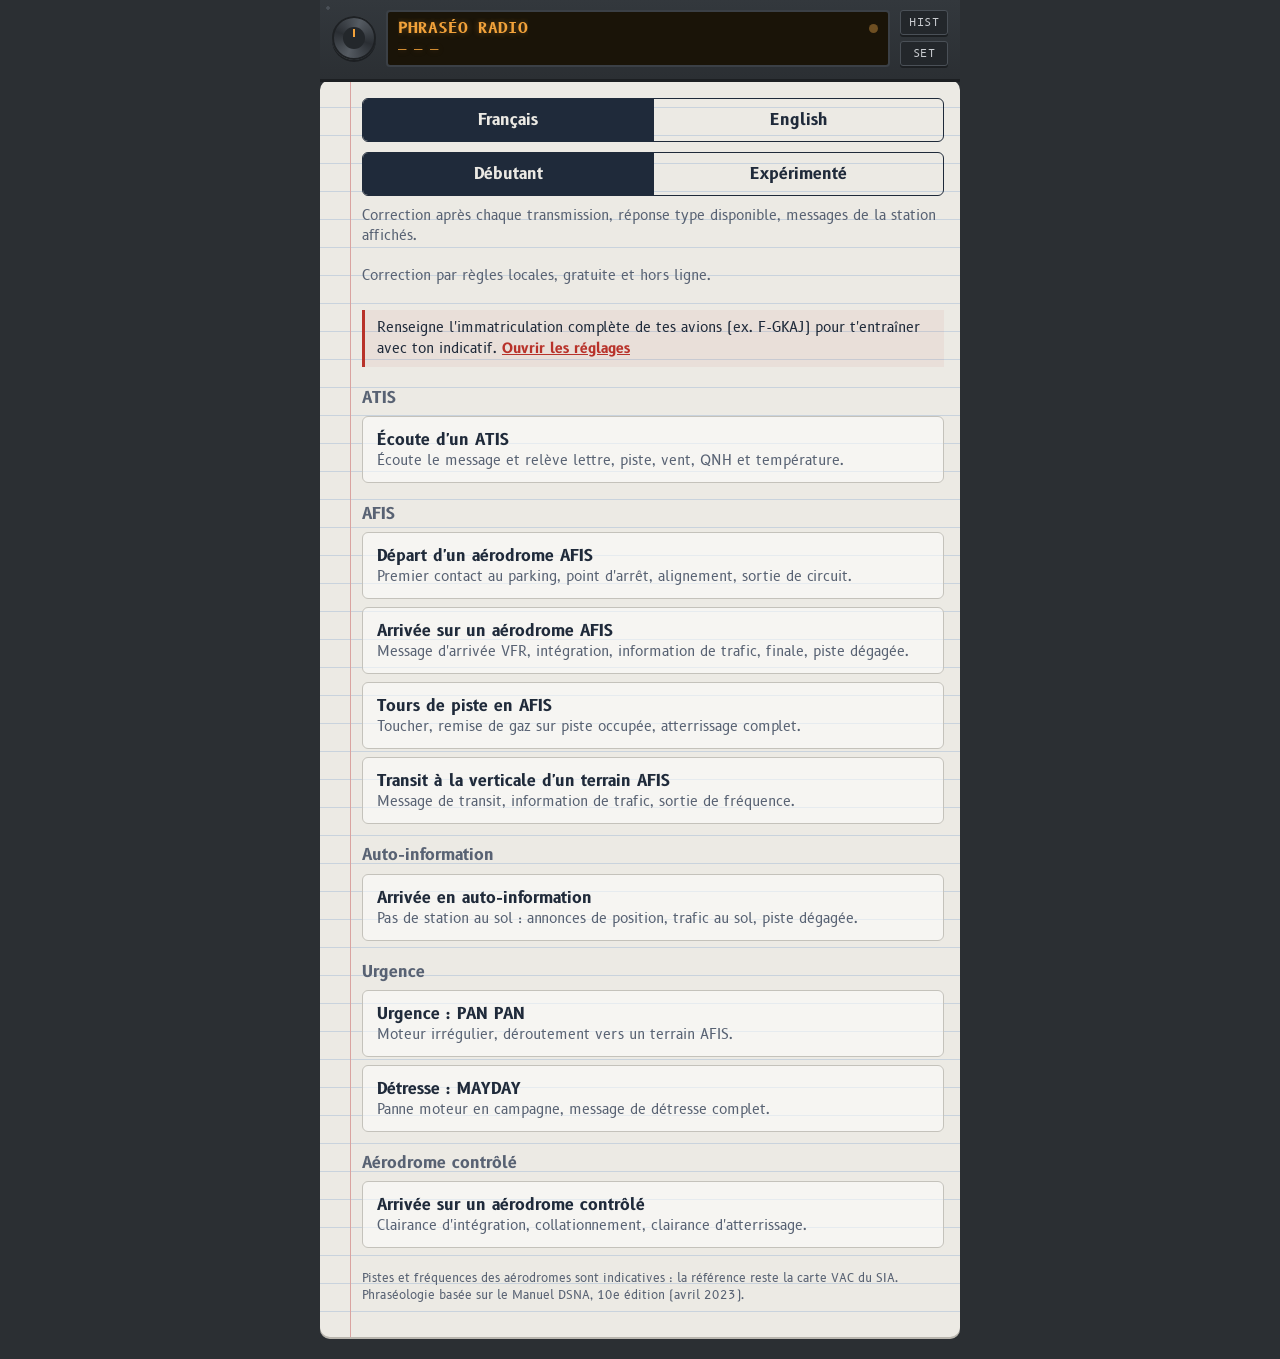
<file: index.html>
<!DOCTYPE html>
<html lang="fr">
<head>
  <meta charset="utf-8">
  <meta name="viewport" content="width=device-width, initial-scale=1, viewport-fit=cover">
  <meta name="theme-color" content="#2B2F33">
  <meta name="apple-mobile-web-app-capable" content="yes">
  <meta name="apple-mobile-web-app-status-bar-style" content="black-translucent">
  <meta name="apple-mobile-web-app-title" content="Phraséo">
  <meta name="description" content="Entraînement à la phraséologie radio VFR (ATIS, AFIS, auto-information) selon le manuel DSNA.">
  <title>Phraséo Radio</title>
  <link rel="manifest" href="manifest.webmanifest">
  <link rel="apple-touch-icon" href="apple-touch-icon.png">
  <link rel="icon" href="icon-192.png">
  <link rel="preconnect" href="https://fonts.googleapis.com">
  <link rel="preconnect" href="https://fonts.gstatic.com" crossorigin>
  <link href="https://fonts.googleapis.com/css2?family=B612:wght@400;700&family=B612+Mono:wght@400;700&display=swap" rel="stylesheet">
  <link rel="stylesheet" href="style.css">
</head>
<body>
  <div class="app">
    <!-- Façade radio : toujours visible -->
    <header class="radio" id="radio">
      <div class="radio-top">
        <button class="knob" id="btn-home" aria-label="Retour aux exercices">
          <span class="knob-face"></span>
        </button>
        <div class="lcd" id="lcd" aria-live="polite">
          <div class="lcd-row lcd-main">
            <span id="lcd-station">PHRASÉO RADIO</span>
            <span class="lamp" id="lamp" aria-hidden="true"></span>
          </div>
          <div class="lcd-row lcd-sub">
            <span id="lcd-freq">— — —</span>
            <span id="lcd-info"></span>
            <span id="lcd-qnh"></span>
          </div>
        </div>
        <div class="radio-buttons">
          <button class="hw" id="btn-history" aria-label="Historique">HIST</button>
          <button class="hw" id="btn-settings" aria-label="Réglages">SET</button>
        </div>
      </div>
    </header>

    <main id="screen"></main>
  </div>

  <template id="tpl-home">
    <section class="home">
      <div class="setup">
        <div class="seg" role="radiogroup" aria-label="Langue">
          <button data-lang="fr" role="radio">Français</button>
          <button data-lang="en" role="radio">English</button>
        </div>
        <div class="seg" role="radiogroup" aria-label="Mode">
          <button data-mode="debutant" role="radio">Débutant</button>
          <button data-mode="experimente" role="radio">Expérimenté</button>
        </div>
        <p class="mode-help" id="mode-help"></p>
        <p class="mode-help" id="engine-line"></p>
      </div>
      <div id="notices"></div>
      <div id="scenario-list"></div>
      <p class="disclaimer">Pistes et fréquences des aérodromes sont indicatives : la référence reste la carte VAC du SIA. Phraséologie basée sur le Manuel DSNA, 10e édition (avril 2023).</p>
    </section>
  </template>

  <script type="module" src="app.js"></script>
</body>
</html>
</file>
<file: style.css>
/* Phraséo Radio — façade de radio VHF en haut, planchette de genou (kneeboard) en dessous.
   Typo : B612 / B612 Mono, polices conçues pour les écrans de cockpit. */

:root {
  --panel: #2B2F33;
  --panel-edge: #1C1F22;
  --bezel: #3B4046;
  --lcd-bg: #1A1408;
  --lcd: #F2A23A;
  --lcd-dim: #6E4F22;
  --paper: #ECEAE4;
  --paper-line: #C9D3DD;
  --margin-line: #D9A3A0;
  --ink: #1F2A3A;
  --ink-soft: #586273;
  --red: #B8322A;
  --ok: #2E7448;
  --warn: #9A6A12;
  --font: 'B612', 'Avenir Next', 'Segoe UI', system-ui, sans-serif;
  --mono: 'B612 Mono', 'SF Mono', Menlo, Consolas, monospace;
  --safe-b: env(safe-area-inset-bottom, 0px);
  --safe-t: env(safe-area-inset-top, 0px);
}

* { box-sizing: border-box; }
html, body { margin: 0; height: 100%; }
body {
  background: var(--panel);
  color: var(--ink);
  font-family: var(--font);
  font-size: 16px;
  line-height: 1.45;
  -webkit-font-smoothing: antialiased;
  -webkit-tap-highlight-color: transparent;
}
button { font-family: inherit; font-size: inherit; color: inherit; cursor: pointer; }
button:focus-visible, textarea:focus-visible, input:focus-visible, select:focus-visible {
  outline: 2px solid var(--lcd); outline-offset: 2px;
}

.app { display: flex; flex-direction: column; min-height: 100%; max-width: 640px; margin: 0 auto; }

/* ── Façade radio ─────────────────────────────────────────────── */
.radio {
  position: sticky; top: 0; z-index: 10;
  padding: calc(var(--safe-t) + 10px) 12px 12px;
  background:
    radial-gradient(circle at 8px 8px, #4a5057 1.5px, transparent 2px) 0 0 / 100% 100% no-repeat,
    linear-gradient(#33383d, var(--panel));
  border-bottom: 3px solid var(--panel-edge);
}
.radio-top { display: grid; grid-template-columns: 44px 1fr auto; gap: 10px; align-items: center; }
.knob {
  width: 44px; height: 44px; border-radius: 50%; border: 0; padding: 0;
  background: conic-gradient(from 20deg, #555b62, #2a2e33, #555b62, #2a2e33, #555b62);
  box-shadow: 0 2px 0 var(--panel-edge), inset 0 0 0 2px #1e2124;
}
.knob-face { display: block; width: 22px; height: 22px; margin: 11px; border-radius: 50%; background: #23272b; position: relative; }
.knob-face::after { content: ''; position: absolute; left: 10px; top: 2px; width: 2px; height: 8px; background: var(--lcd); }
.lcd {
  background: var(--lcd-bg);
  border: 2px solid var(--bezel);
  border-radius: 4px;
  padding: 6px 10px;
  font-family: var(--mono);
  color: var(--lcd);
  text-shadow: 0 0 6px rgba(242, 162, 58, .35);
  min-width: 0;
}
.lcd-row { display: flex; gap: 12px; align-items: baseline; white-space: nowrap; overflow: hidden; }
.lcd-main { font-size: 15px; font-weight: 700; justify-content: space-between; }
.lcd-main span:first-child { overflow: hidden; text-overflow: ellipsis; }
.lcd-sub { font-size: 13px; color: var(--lcd); opacity: .85; }
.lcd-sub span:empty { display: none; }
.lamp { flex: none; width: 9px; height: 9px; border-radius: 50%; background: var(--lcd-dim); }
.lamp.rx { background: #64d27c; box-shadow: 0 0 8px #64d27c; }
.lamp.tx { background: #ff5a4a; box-shadow: 0 0 8px #ff5a4a; }
.radio-buttons { display: flex; flex-direction: column; gap: 6px; }
.hw {
  font-family: var(--mono); font-size: 11px; letter-spacing: .04em;
  background: #23272b; color: #c9ccd0; border: 1px solid #4a5057; border-radius: 3px;
  padding: 4px 8px; box-shadow: 0 2px 0 var(--panel-edge);
}
.hw:active { transform: translateY(1px); box-shadow: none; }

/* ── Planchette ───────────────────────────────────────────────── */
main {
  flex: 1;
  background:
    linear-gradient(90deg, transparent 30px, var(--margin-line) 30px, var(--margin-line) 31px, transparent 31px),
    repeating-linear-gradient(var(--paper) 0 27px, var(--paper-line) 27px 28px);
  background-color: var(--paper);
  padding: 18px 16px calc(24px + var(--safe-b)) 42px;
  border-radius: 10px 10px 0 0;
  margin-top: -2px;
  box-shadow: 0 -2px 0 #b9b6ae inset;
}

h1, h2, h3 { font-weight: 700; line-height: 1.2; margin: 0; }
h2 { font-size: 22px; margin-bottom: 4px; }
h3 { font-size: 16px; margin: 22px 0 8px; color: var(--ink-soft); }
p { margin: 0 0 10px; max-width: 70ch; }

/* Accueil */
.setup { display: grid; gap: 10px; margin-bottom: 14px; }
.seg { display: grid; grid-template-columns: 1fr 1fr; border: 1.5px solid var(--ink); border-radius: 6px; overflow: hidden; }
.seg button { border: 0; background: transparent; padding: 10px 6px; font-weight: 700; }
.seg button + button { border-left: 1.5px solid var(--ink); }
.seg button[aria-checked="true"] { background: var(--ink); color: var(--paper); }
.mode-help { font-size: 14px; color: var(--ink-soft); }

.notice {
  border-left: 3px solid var(--red); background: rgba(184, 50, 42, .06);
  padding: 8px 12px; margin-bottom: 12px; font-size: 14px;
}
.notice button { background: none; border: 0; padding: 0; color: var(--red); font-weight: 700; text-decoration: underline; }

.scn {
  display: block; width: 100%; text-align: left;
  background: rgba(255, 255, 255, .55); border: 1px solid #c4c2bb; border-radius: 6px;
  padding: 12px 14px; margin-bottom: 8px;
}
.scn:active { background: rgba(255, 255, 255, .9); }
.scn strong { display: block; font-size: 16px; }
.scn span { display: block; font-size: 14px; color: var(--ink-soft); }
.scn .last { font-family: var(--mono); font-size: 12px; margin-top: 4px; color: var(--ink-soft); }
.disclaimer { font-size: 12px; color: var(--ink-soft); margin-top: 22px; }

/* Session : journal des échanges */
.session-head { margin-bottom: 14px; }
.session-head p { color: var(--ink-soft); font-size: 14px; margin: 2px 0 0; }
.log { display: grid; gap: 12px; padding-bottom: 8px; }
.msg { font-family: var(--mono); font-size: 15px; line-height: 1.5; }
.msg .who { display: block; font-family: var(--font); font-size: 12px; color: var(--ink-soft); }
.msg.station { padding-left: 10px; border-left: 3px solid var(--ink); }
.msg.other { padding-left: 10px; border-left: 3px dashed var(--ink-soft); color: var(--ink-soft); }
.msg.pilot { padding-left: 10px; border-left: 3px solid var(--lcd-dim); }
.msg .hidden-text { color: var(--ink-soft); font-family: var(--font); font-size: 14px; }
.msg .reveal { background: none; border: 0; padding: 0; color: var(--ink); text-decoration: underline; font-family: var(--font); font-size: 14px; }
.atis-text { white-space: pre-line; }

.sit {
  background: rgba(255, 255, 255, .7); border: 1.5px solid var(--ink); border-radius: 6px;
  padding: 10px 12px; font-size: 15px;
}
.sit .src { display: block; font-size: 12px; color: var(--ink-soft); margin-top: 4px; }
.hint { margin-top: 8px; font-family: var(--mono); font-size: 14px; color: var(--ink-soft); }
.hint[hidden] { display: none; }
.link { background: none; border: 0; padding: 0; color: var(--ink); text-decoration: underline; font-size: 14px; }

/* Correction au stylo rouge */
.eval { border-radius: 6px; padding: 10px 12px; background: rgba(255, 255, 255, .75); border: 1px solid #c4c2bb; }
.eval-head { display: flex; justify-content: space-between; align-items: baseline; gap: 8px; }
.verdict { font-weight: 700; }
.verdict.correct { color: var(--ok); }
.verdict.acceptable { color: var(--warn); }
.verdict.incorrect { color: var(--red); }
.score { font-family: var(--mono); font-weight: 700; font-size: 18px; }
.rb { display: flex; flex-wrap: wrap; gap: 6px; margin: 8px 0; }
.rb span { font-family: var(--mono); font-size: 12px; padding: 2px 7px; border-radius: 3px; border: 1px solid currentColor; }
.rb .ok { color: var(--ok); }
.rb .ko { color: var(--red); }
.err { margin: 8px 0 0; padding: 0; list-style: none; display: grid; gap: 8px; }
.err li { font-size: 14px; border-left: 2px solid var(--red); padding-left: 8px; }
.err li.mineure { border-left-color: var(--warn); }
.err li.conseil { border-left-color: var(--ink-soft); }
.err s { color: var(--red); text-decoration-thickness: 2px; font-family: var(--mono); }
.err ins { text-decoration: none; color: var(--ok); font-family: var(--mono); font-weight: 700; }
.err small { display: block; color: var(--ink-soft); }
.fixed { font-family: var(--mono); font-size: 14px; margin-top: 10px; color: var(--ok); }
.comment { font-size: 14px; color: var(--ink-soft); margin-top: 8px; }
.local-tag { font-size: 12px; color: var(--warn); }

/* Dock de transmission */
.dock {
  position: sticky; bottom: 0; margin: 12px -16px calc(-24px - var(--safe-b)) -42px;
  padding: 12px 16px calc(14px + var(--safe-b));
  background: var(--panel); color: #e8e6e1;
  border-top: 3px solid var(--panel-edge);
  display: grid; gap: 10px;
}
.dock textarea {
  width: 100%; min-height: 64px; resize: vertical;
  font-family: var(--mono); font-size: 15px;
  background: var(--lcd-bg); color: var(--lcd); border: 2px solid var(--bezel); border-radius: 4px; padding: 8px;
}
.dock textarea::placeholder { color: var(--lcd-dim); }
.dock-row { display: grid; grid-template-columns: 1fr auto; gap: 10px; align-items: center; }
.ptt {
  height: 64px; border-radius: 8px; border: 0;
  background: linear-gradient(#3b4046, #2a2e33);
  box-shadow: 0 4px 0 var(--panel-edge), inset 0 0 0 2px #4d535a;
  color: #e8e6e1; font-weight: 700; font-size: 17px;
  touch-action: none; user-select: none; -webkit-user-select: none;
}
.ptt.on { background: #7a1f19; box-shadow: 0 1px 0 var(--panel-edge), inset 0 0 0 2px #ff5a4a; transform: translateY(3px); }
.ptt:disabled { opacity: .5; }
.btn {
  border-radius: 6px; padding: 12px 16px; font-weight: 700; border: 1.5px solid var(--ink);
  background: transparent;
}
.btn.primary { background: var(--ink); color: var(--paper); }
.dock .btn { border-color: var(--lcd); color: var(--lcd); }
.dock .btn.primary { background: var(--lcd); color: var(--lcd-bg); }
.btn:disabled { opacity: .45; }
.actions { display: flex; flex-wrap: wrap; gap: 8px; }
.dock-note { font-size: 12px; color: #a9adb2; margin: 0; }

/* Quiz ATIS */
.quiz { display: grid; gap: 10px; }
.quiz label { display: grid; grid-template-columns: 120px 1fr auto; gap: 8px; align-items: center; font-size: 14px; }
.quiz input { font-family: var(--mono); font-size: 16px; padding: 8px; border: 1.5px solid var(--ink); border-radius: 4px; background: #fff; min-width: 0; }
.quiz .res { font-family: var(--mono); font-size: 13px; }
.quiz .res.ok { color: var(--ok); }
.quiz .res.ko { color: var(--red); }

/* Réglages & historique */
.form { display: grid; gap: 14px; }
.field { display: grid; gap: 4px; }
.field > span { font-size: 14px; font-weight: 700; }
.field small { color: var(--ink-soft); font-size: 13px; }
.field input, .field select {
  font-family: var(--mono); font-size: 16px; padding: 10px; border: 1.5px solid var(--ink); border-radius: 4px; background: #fff; width: 100%;
}
.pair { display: grid; grid-template-columns: 1.3fr 1fr; gap: 8px; }
.usage { font-family: var(--mono); font-size: 13px; }

.hist-item { border-bottom: 1px solid #c4c2bb; padding: 10px 0; }
.hist-item summary { list-style: none; display: grid; grid-template-columns: 1fr auto; gap: 8px; cursor: pointer; }
.hist-item summary::-webkit-details-marker { display: none; }
.hist-item .meta { font-size: 13px; color: var(--ink-soft); }
.hist-item .score { font-size: 16px; }
.recurring { margin: 0 0 6px; padding-left: 18px; }
.recurring li { font-size: 14px; margin-bottom: 4px; }
.bar { display: grid; grid-template-columns: 130px 1fr 32px; gap: 8px; align-items: center; font-size: 13px; margin-bottom: 4px; }
.bar i { display: block; height: 8px; background: var(--red); border-radius: 2px; }
.empty { color: var(--ink-soft); }

.spinner { display: inline-block; width: 14px; height: 14px; border: 2px solid var(--ink-soft); border-top-color: transparent; border-radius: 50%; animation: spin .8s linear infinite; vertical-align: -2px; margin-right: 6px; }
@keyframes spin { to { transform: rotate(360deg); } }

@media (prefers-reduced-motion: reduce) {
  .spinner { animation-duration: 2.4s; }
  .ptt.on { transform: none; }
}
@media (min-width: 640px) {
  main { border-radius: 10px; margin-bottom: 20px; }
}
</file>
